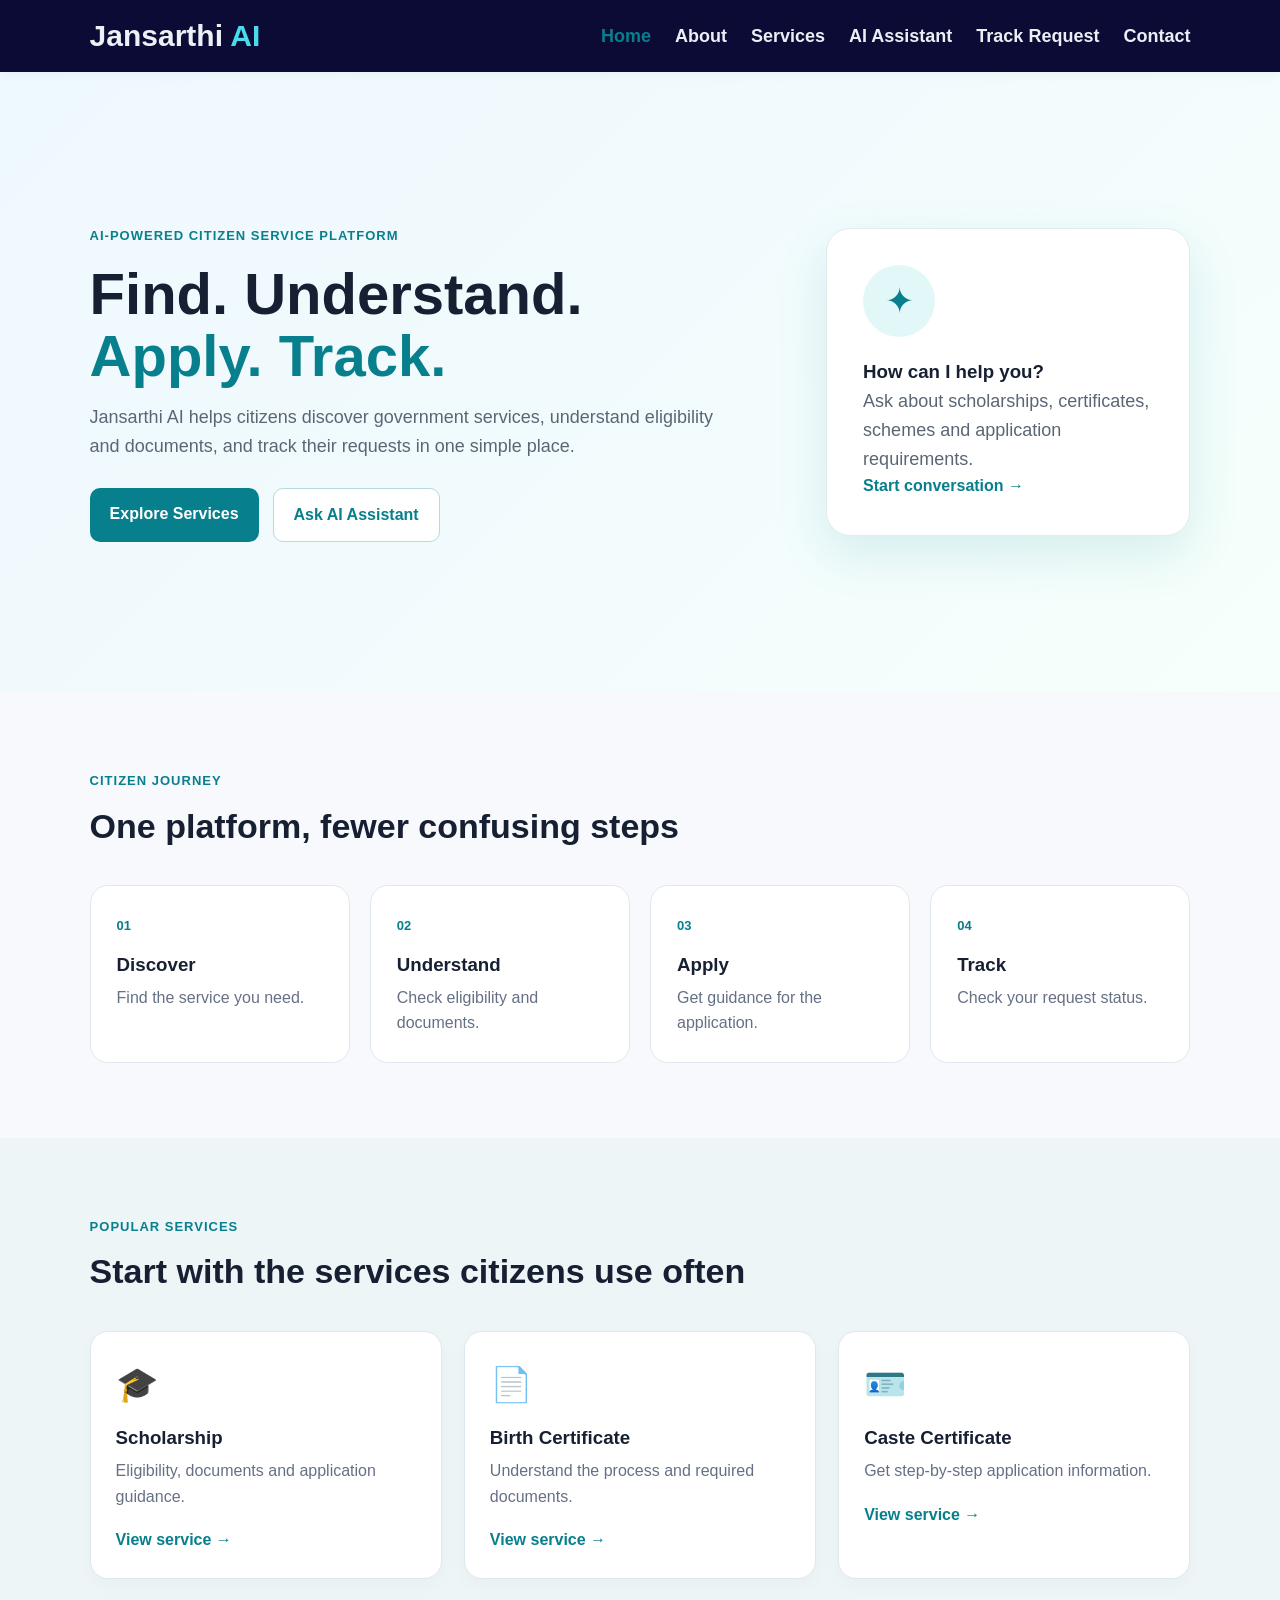
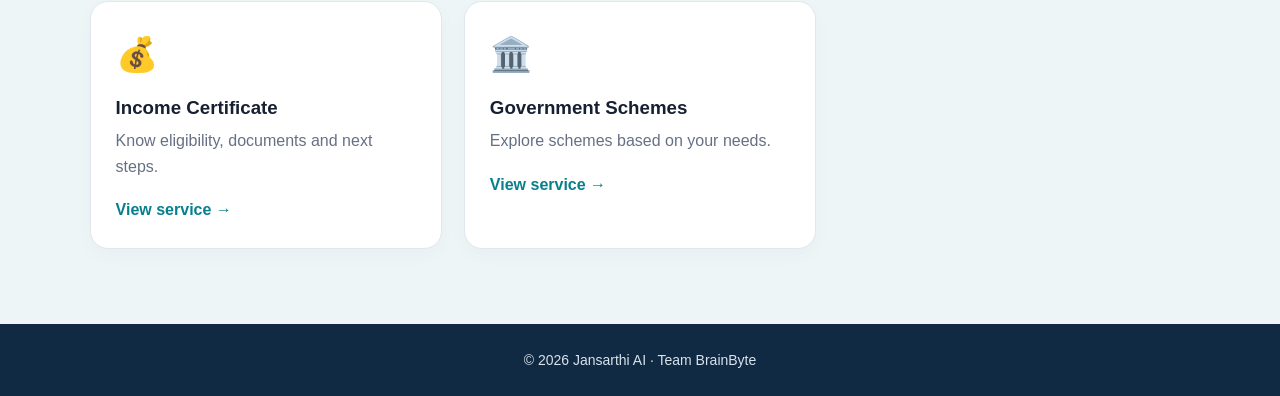
<file: index.html>
<!DOCTYPE html>
<html lang="en">

<head>
    <meta charset="UTF-8">
    <meta name="viewport" content="width=device-width, initial-scale=1.0">
    <title>Jansarthi AI | Citizen Service Assistant</title>
    <link rel="stylesheet" href="style.css">
</head>

<body>
    <header class="navbar">
        <a class="logo" href="index.html">Jansarthi <span>AI</span></a>
        <button class="menu-btn" onclick="toggleMenu()">☰</button>
        <nav id="navMenu">
            <a class="active" href="index.html">Home</a>
            <a href="about.html">About</a>
            <a href="services.html">Services</a>
            <a href="assistant.html">AI Assistant</a>
            <a href="track.html">Track Request</a>
            <a href="contact.html">Contact</a>
        </nav>
    </header>

    <main>
        <section class="hero">
            <div class="hero-content">
                <span class="badge">AI-powered citizen service platform</span>
                <h1>Find. Understand. <span>Apply. Track.</span></h1>
                <p>Jansarthi AI helps citizens discover government services, understand eligibility and documents, and
                    track their requests in one simple place.</p>
                <div class="hero-buttons">
                    <a class="btn primary" href="services.html">Explore Services</a>
                    <a class="btn secondary" href="assistant.html">Ask AI Assistant</a>
                </div>
            </div>
            <div class="hero-card">
                <div class="ai-orb">✦</div>
                <h3>How can I help you?</h3>
                <p>Ask about scholarships, certificates, schemes and application requirements.</p>
                <a href="assistant.html" class="mini-link">Start conversation →</a>
            </div>
        </section>

        <section class="section">
            <div class="section-title">
                <span class="eyebrow">Citizen Journey</span>
                <h2>One platform, fewer confusing steps</h2>
            </div>
            <div class="steps">
                <div class="step"><b>01</b>
                    <h3>Discover</h3>
                    <p>Find the service you need.</p>
                </div>
                <div class="step"><b>02</b>
                    <h3>Understand</h3>
                    <p>Check eligibility and documents.</p>
                </div>
                <div class="step"><b>03</b>
                    <h3>Apply</h3>
                    <p>Get guidance for the application.</p>
                </div>
                <div class="step"><b>04</b>
                    <h3>Track</h3>
                    <p>Check your request status.</p>
                </div>
            </div>
        </section>

        <section class="section soft">
            <div class="section-title">
                <span class="eyebrow">Popular Services</span>
                <h2>Start with the services citizens use often</h2>
            </div>
            <div class="card-grid">
                <a class="service-card" href="scholarship.html">
                    <div class="icon">🎓</div>
                    <h3>Scholarship</h3>
                    <p>Eligibility, documents and application guidance.</p><span>View service →</span>
                </a>
                <a class="service-card" href="birth-certificate.html">
                    <div class="icon">📄</div>
                    <h3>Birth Certificate</h3>
                    <p>Understand the process and required documents.</p><span>View service →</span>
                </a>
                <a class="service-card" href="caste-certificate.html">
                    <div class="icon">🪪</div>
                    <h3>Caste Certificate</h3>
                    <p>Get step-by-step application information.</p><span>View service →</span>
                </a>
                <a class="service-card" href="income-certificate.html">
                    <div class="icon">💰</div>
                    <h3>Income Certificate</h3>
                    <p>Know eligibility, documents and next steps.</p><span>View service →</span>
                </a>
                <a class="service-card" href="schemes.html">
                    <div class="icon">🏛️</div>
                    <h3>Government Schemes</h3>
                    <p>Explore schemes based on your needs.</p><span>View service →</span>
                </a>
            </div>
        </section>
    </main>

    <footer>
        <p>© 2026 Jansarthi AI · Team BrainByte</p>
    </footer>
    <script src="script.js"></script>
</body>

</html>
</file>
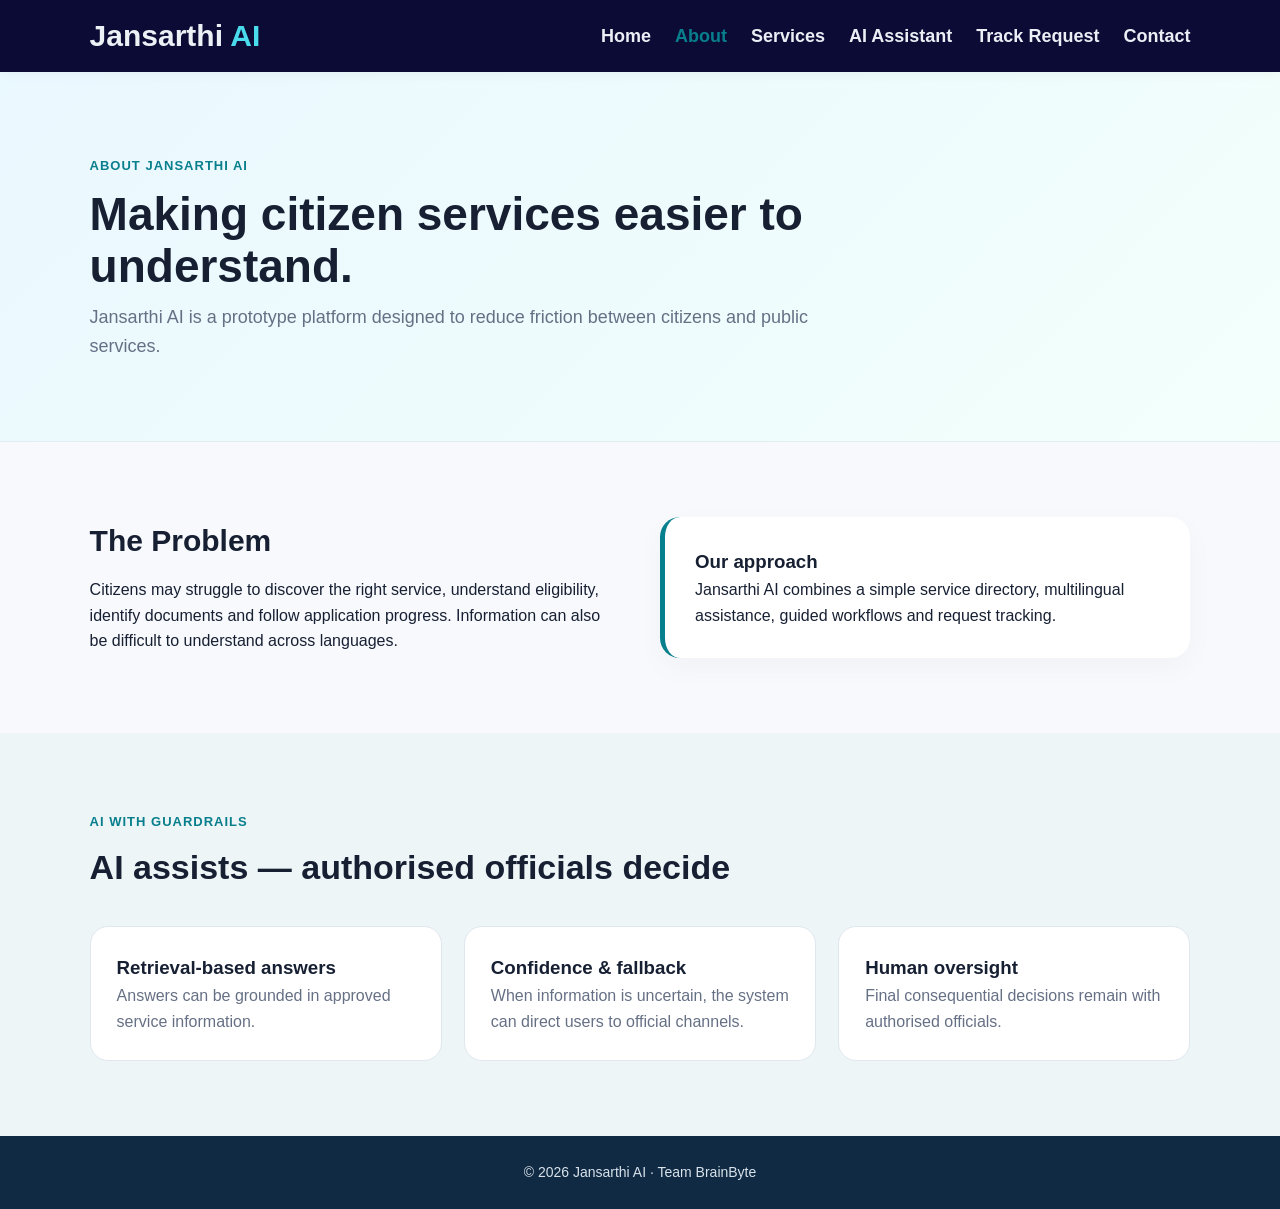
<file: about.html>
<!DOCTYPE html>
<html lang="en">

<head>
    <meta charset="UTF-8">
    <meta name="viewport" content="width=device-width,initial-scale=1.0">
    <title>About | Jansarthi AI</title>
    <link rel="stylesheet" href="style.css">
</head>

<body>
    <header class="navbar"><a class="logo" href="index.html">Jansarthi <span>AI</span></a><button class="menu-btn"
            onclick="toggleMenu()">☰</button>
        <nav id="navMenu"><a href="index.html">Home</a><a class="active" href="about.html">About</a><a
                href="services.html">Services</a><a href="assistant.html">AI Assistant</a><a href="track.html">Track
                Request</a><a href="contact.html">Contact</a></nav>
    </header>
    <section class="page-hero"><span class="eyebrow">About Jansarthi AI</span>
        <h1>Making citizen services easier to understand.</h1>
        <p>Jansarthi AI is a prototype platform designed to reduce friction between citizens and public services.</p>
    </section>
    <section class="section two-col">
        <div>
            <h2>The Problem</h2>
            <p>Citizens may struggle to discover the right service, understand eligibility, identify documents and
                follow application progress. Information can also be difficult to understand across languages.</p>
        </div>
        <div class="highlight">
            <h3>Our approach</h3>
            <p>Jansarthi AI combines a simple service directory, multilingual assistance, guided workflows and request
                tracking.</p>
        </div>
    </section>
    <section class="section soft">
        <div class="section-title"><span class="eyebrow">AI with guardrails</span>
            <h2>AI assists — authorised officials decide</h2>
        </div>
        <div class="card-grid three">
            <div class="info-card">
                <h3>Retrieval-based answers</h3>
                <p>Answers can be grounded in approved service information.</p>
            </div>
            <div class="info-card">
                <h3>Confidence & fallback</h3>
                <p>When information is uncertain, the system can direct users to official channels.</p>
            </div>
            <div class="info-card">
                <h3>Human oversight</h3>
                <p>Final consequential decisions remain with authorised officials.</p>
            </div>
        </div>
    </section>
    <footer>
        <p>© 2026 Jansarthi AI · Team BrainByte</p>
    </footer>
    <script src="script.js"></script>
</body>

</html>
</file>
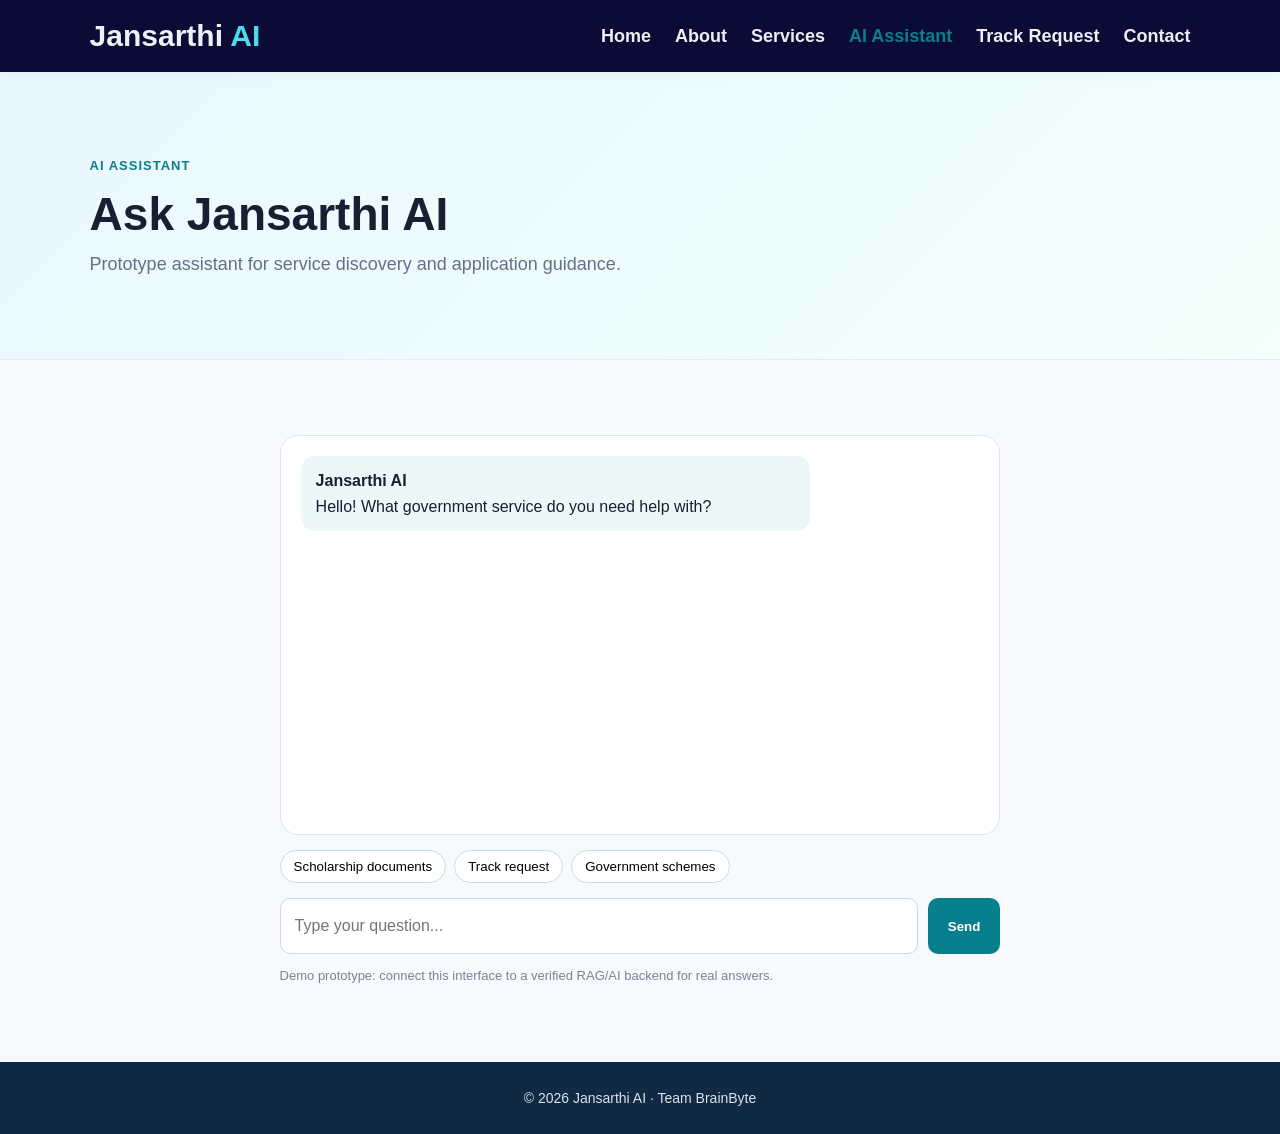
<file: assistant.html>
<!DOCTYPE html>
<html lang="en">

<head>
    <meta charset="UTF-8">
    <meta name="viewport" content="width=device-width,initial-scale=1.0">
    <title>AI Assistant | Jansarthi AI</title>
    <link rel="stylesheet" href="style.css">
</head>

<body>
    <header class="navbar"><a class="logo" href="index.html">Jansarthi <span>AI</span></a><button class="menu-btn"
            onclick="toggleMenu()">☰</button>
        <nav id="navMenu"><a href="index.html">Home</a><a href="about.html">About</a><a
                href="services.html">Services</a><a class="active" href="assistant.html">AI Assistant</a><a
                href="track.html">Track Request</a><a href="contact.html">Contact</a></nav>
    </header>
    <section class="page-hero"><span class="eyebrow">AI Assistant</span>
        <h1>Ask Jansarthi AI</h1>
        <p>Prototype assistant for service discovery and application guidance.</p>
    </section>
    <section class="section chat-wrap">
        <div class="chat-box" id="chatBox">
            <div class="message bot"><b>Jansarthi AI</b><br>Hello! What government service do you need help with?</div>
        </div>
        <div class="suggestions"><button onclick="askQuestion('What documents are needed for scholarship?')">Scholarship
                documents</button><button onclick="askQuestion('How can I track my request?')">Track
                request</button><button onclick="askQuestion('Tell me about government schemes')">Government
                schemes</button></div>
        <div class="chat-input"><input id="userInput" placeholder="Type your question..."
                onkeydown="if(event.key==='Enter')sendMessage()"><button class="btn primary"
                onclick="sendMessage()">Send</button></div>
        <p class="small-note">Demo prototype: connect this interface to a verified RAG/AI backend for real answers.</p>
    </section>
    <footer>
        <p>© 2026 Jansarthi AI · Team BrainByte</p>
    </footer>
    <script src="script.js"></script>
</body>

</html>
</file>
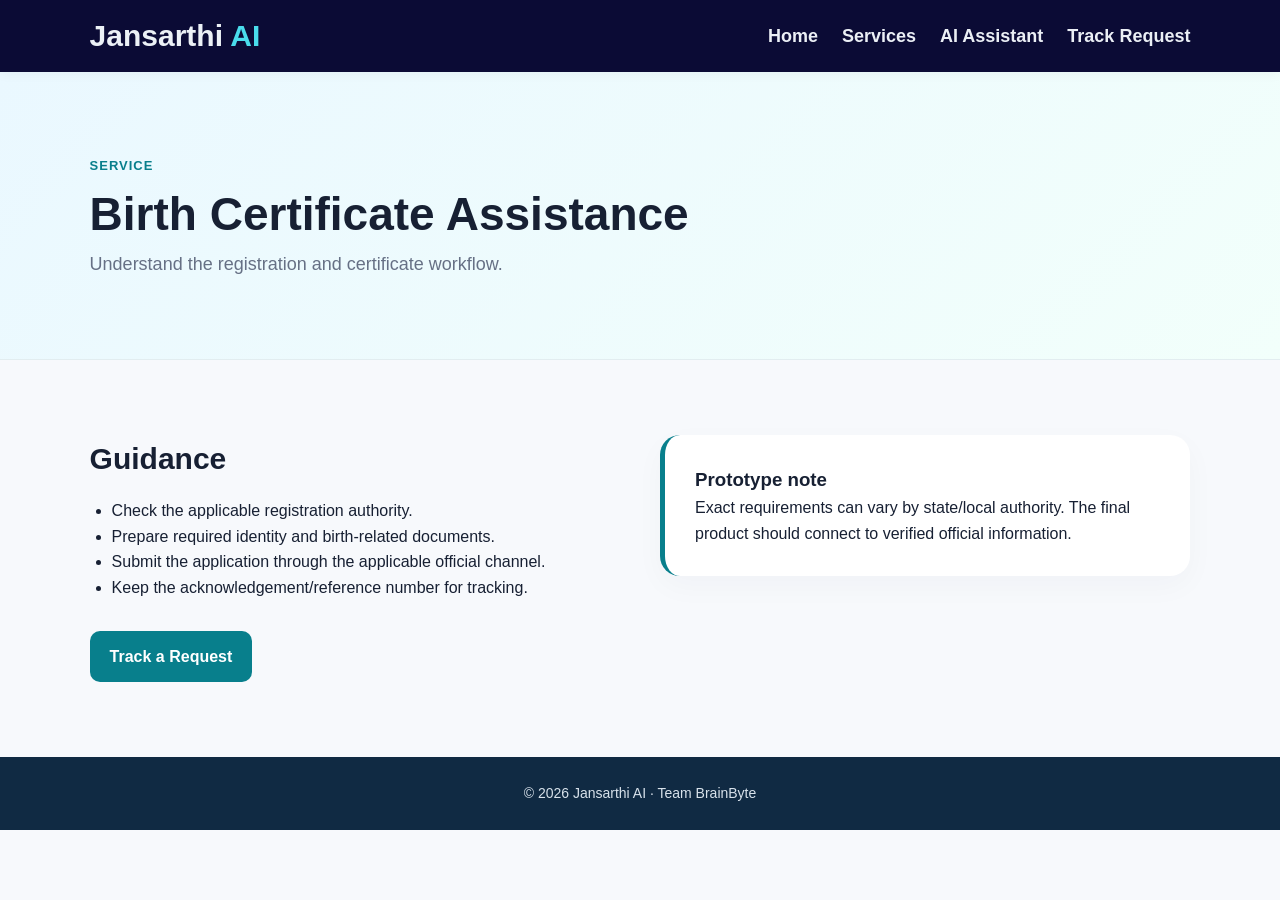
<file: birth-certificate.html>
<!DOCTYPE html>
<html lang="en">

<head>
    <meta charset="UTF-8">
    <meta name="viewport" content="width=device-width,initial-scale=1.0">
    <title>Birth Certificate | Jansarthi AI</title>
    <link rel="stylesheet" href="style.css">
</head>

<body>
    <header class="navbar"><a class="logo" href="index.html">Jansarthi <span>AI</span></a>
        <nav><a href="index.html">Home</a><a href="services.html">Services</a><a href="assistant.html">AI
                Assistant</a><a href="track.html">Track Request</a></nav>
    </header>
    <section class="page-hero"><span class="eyebrow">Service</span>
        <h1>Birth Certificate Assistance</h1>
        <p>Understand the registration and certificate workflow.</p>
    </section>
    <section class="section service-detail">
        <div class="detail-main">
            <h2>Guidance</h2>
            <ul>
                <li>Check the applicable registration authority.</li>
                <li>Prepare required identity and birth-related documents.</li>
                <li>Submit the application through the applicable official channel.</li>
                <li>Keep the acknowledgement/reference number for tracking.</li>
            </ul><a class="btn primary" href="track.html">Track a Request</a>
        </div>
        <aside class="side-box">
            <h3>Prototype note</h3>
            <p>Exact requirements can vary by state/local authority. The final product should connect to verified
                official information.</p>
        </aside>
    </section>
    <footer>
        <p>© 2026 Jansarthi AI · Team BrainByte</p>
    </footer>
    <script src="script.js"></script>
</body>

</html>
</file>
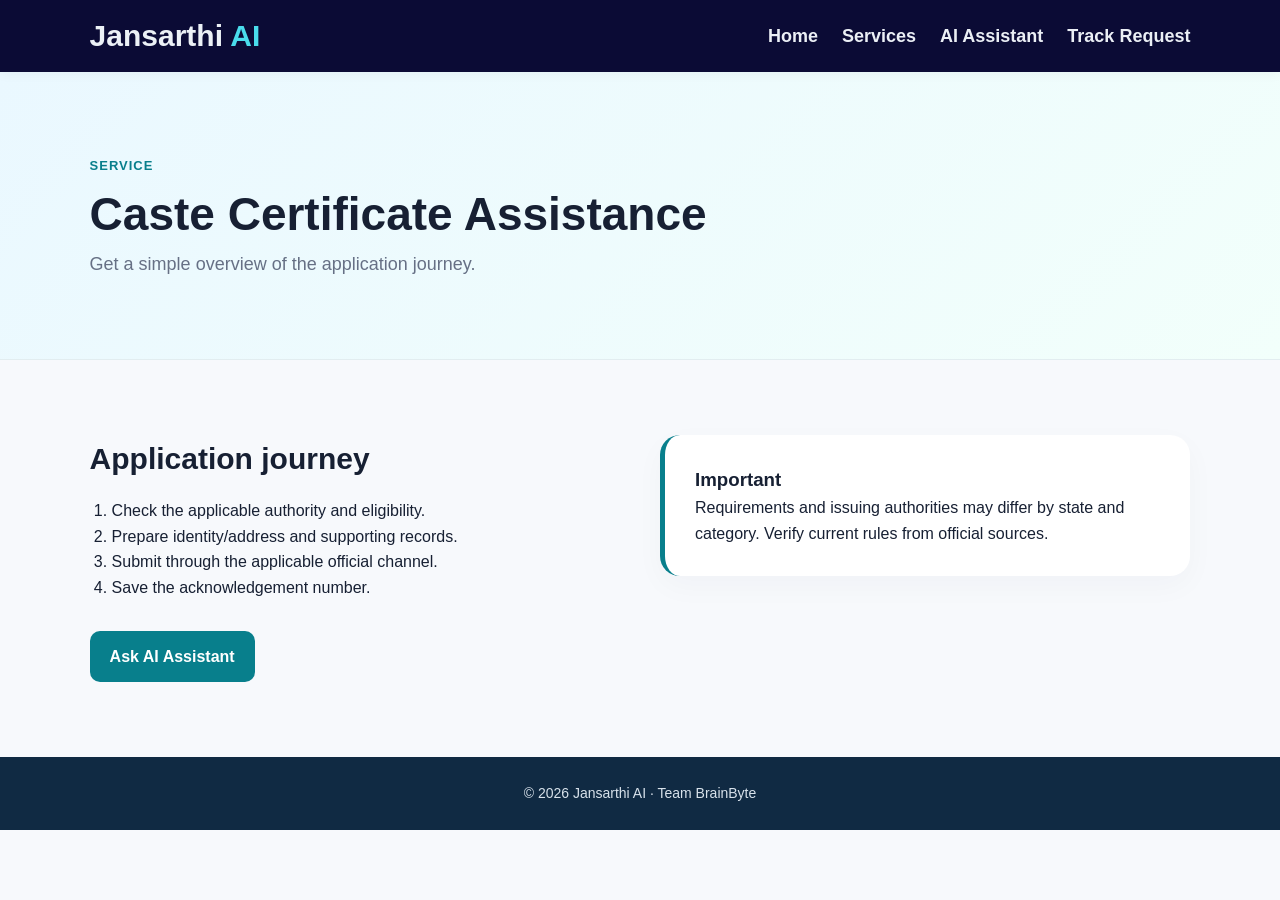
<file: caste-certificate.html>
<!DOCTYPE html>
<html lang="en">

<head>
    <meta charset="UTF-8">
    <meta name="viewport" content="width=device-width,initial-scale=1.0">
    <title>Caste Certificate | Jansarthi AI</title>
    <link rel="stylesheet" href="style.css">
</head>

<body>
    <header class="navbar"><a class="logo" href="index.html">Jansarthi <span>AI</span></a>
        <nav><a href="index.html">Home</a><a href="services.html">Services</a><a href="assistant.html">AI
                Assistant</a><a href="track.html">Track Request</a></nav>
    </header>
    <section class="page-hero"><span class="eyebrow">Service</span>
        <h1>Caste Certificate Assistance</h1>
        <p>Get a simple overview of the application journey.</p>
    </section>
    <section class="section service-detail">
        <div class="detail-main">
            <h2>Application journey</h2>
            <ol>
                <li>Check the applicable authority and eligibility.</li>
                <li>Prepare identity/address and supporting records.</li>
                <li>Submit through the applicable official channel.</li>
                <li>Save the acknowledgement number.</li>
            </ol><a class="btn primary" href="assistant.html">Ask AI Assistant</a>
        </div>
        <aside class="side-box">
            <h3>Important</h3>
            <p>Requirements and issuing authorities may differ by state and category. Verify current rules from official
                sources.</p>
        </aside>
    </section>
    <footer>
        <p>© 2026 Jansarthi AI · Team BrainByte</p>
    </footer>
    <script src="script.js"></script>
</body>

</html>
</file>
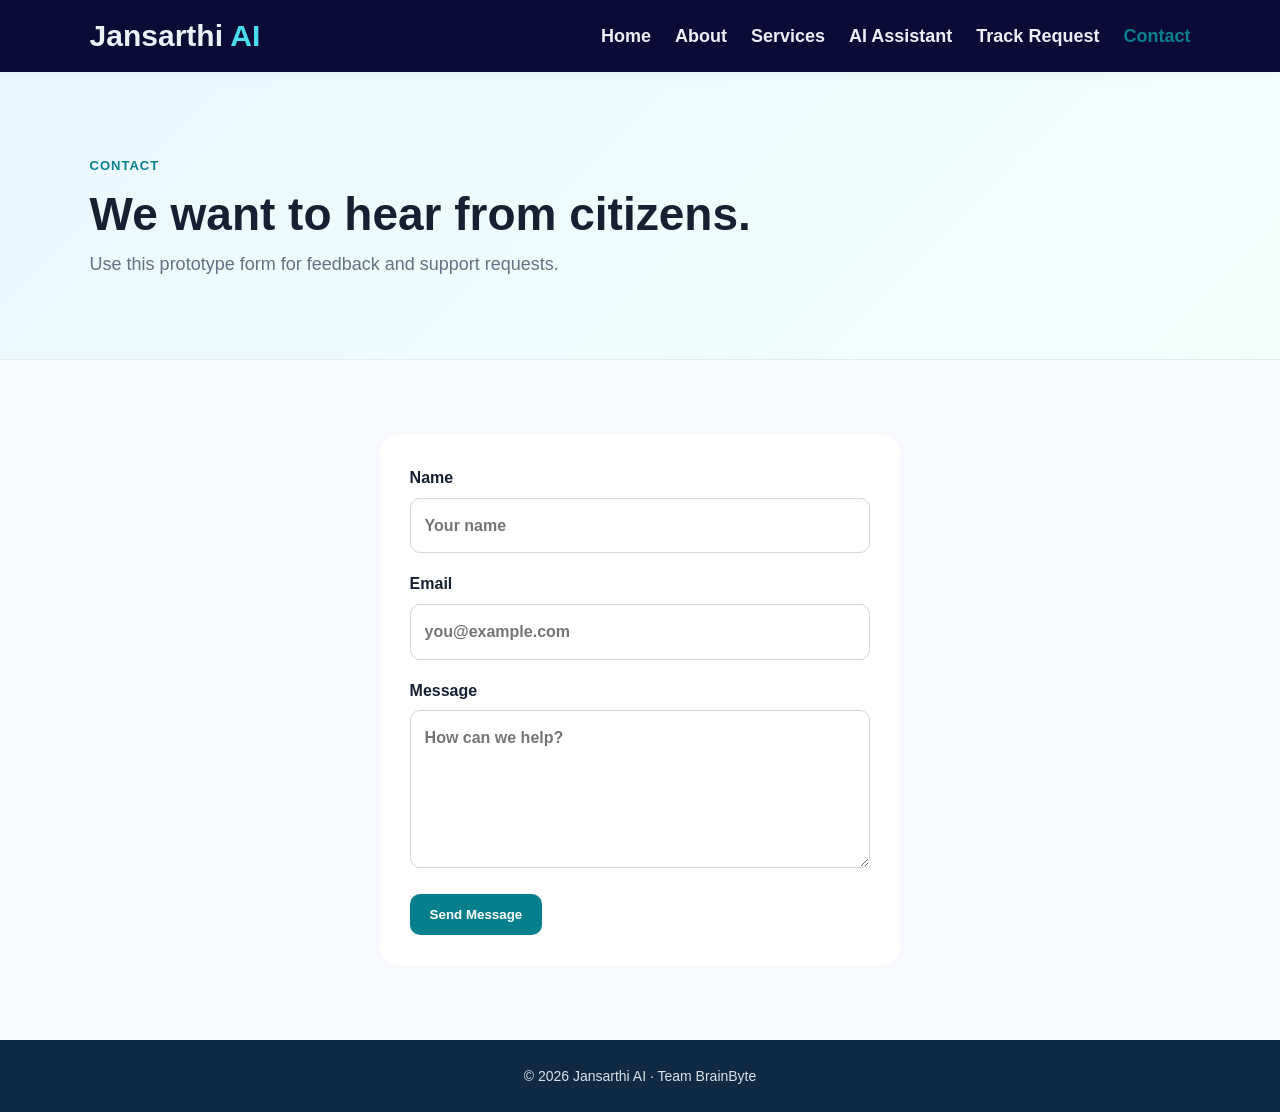
<file: contact.html>
<!DOCTYPE html>
<html lang="en">

<head>
    <meta charset="UTF-8">
    <meta name="viewport" content="width=device-width,initial-scale=1.0">
    <title>Contact | Jansarthi AI</title>
    <link rel="stylesheet" href="style.css">
</head>

<body>
    <header class="navbar"><a class="logo" href="index.html">Jansarthi <span>AI</span></a><button class="menu-btn"
            onclick="toggleMenu()">☰</button>
        <nav id="navMenu"><a href="index.html">Home</a><a href="about.html">About</a><a
                href="services.html">Services</a><a href="assistant.html">AI Assistant</a><a href="track.html">Track
                Request</a><a class="active" href="contact.html">Contact</a></nav>
    </header>
    <section class="page-hero"><span class="eyebrow">Contact</span>
        <h1>We want to hear from citizens.</h1>
        <p>Use this prototype form for feedback and support requests.</p>
    </section>
    <section class="section form-section">
        <form onsubmit="submitContact(event)"><label>Name<input required type="text"
                    placeholder="Your name"></label><label>Email<input required type="email"
                    placeholder="you@example.com"></label><label>Message<textarea required rows="5"
                    placeholder="How can we help?"></textarea></label><button class="btn primary" type="submit">Send
                Message</button>
            <p id="contactMsg"></p>
        </form>
    </section>
    <footer>
        <p>© 2026 Jansarthi AI · Team BrainByte</p>
    </footer>
    <script src="script.js"></script>
</body>

</html>
</file>
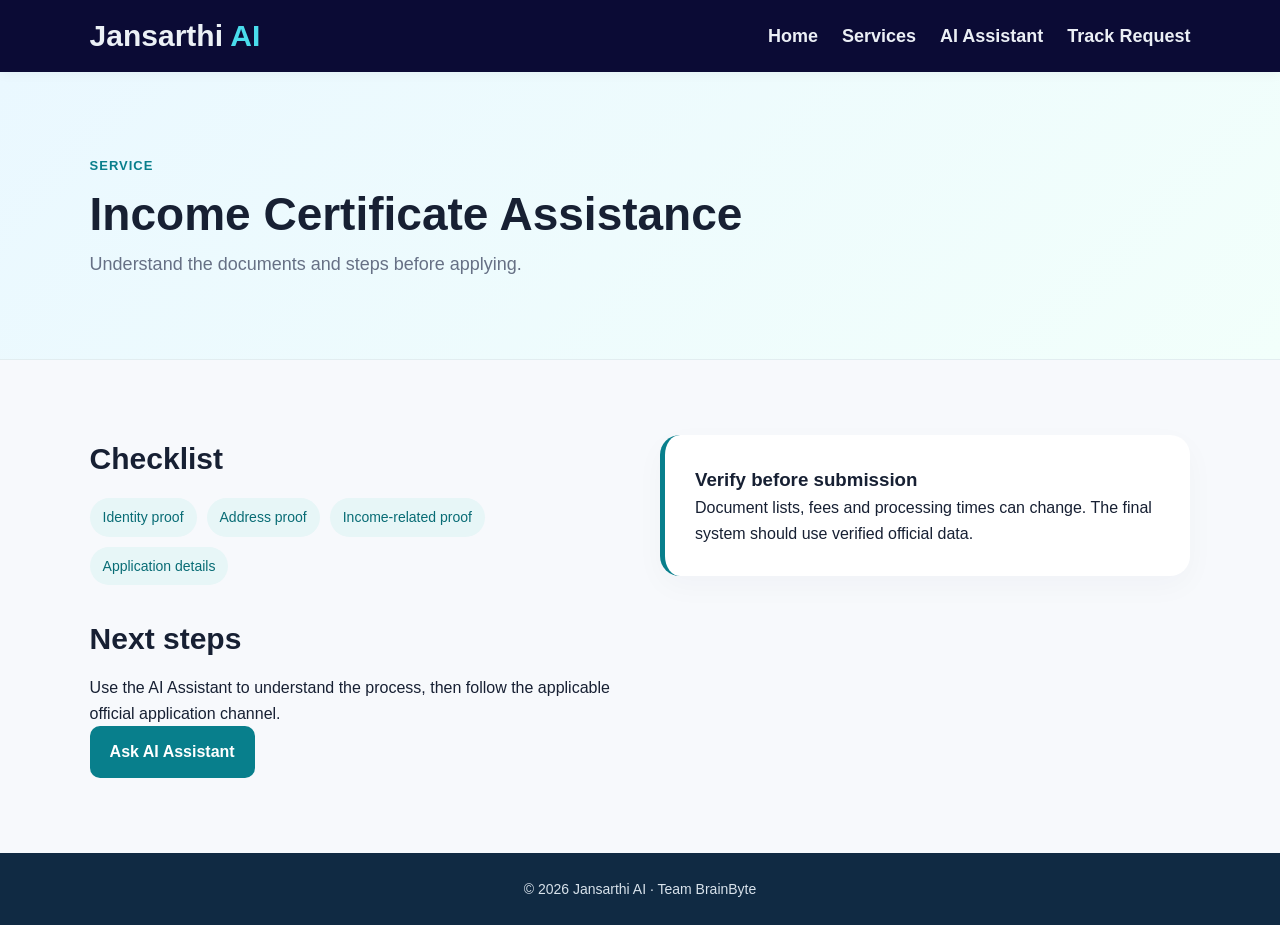
<file: income-certificate.html>
<!DOCTYPE html>
<html lang="en">

<head>
    <meta charset="UTF-8">
    <meta name="viewport" content="width=device-width,initial-scale=1.0">
    <title>Income Certificate | Jansarthi AI</title>
    <link rel="stylesheet" href="style.css">
</head>

<body>
    <header class="navbar"><a class="logo" href="index.html">Jansarthi <span>AI</span></a>
        <nav><a href="index.html">Home</a><a href="services.html">Services</a><a href="assistant.html">AI
                Assistant</a><a href="track.html">Track Request</a></nav>
    </header>
    <section class="page-hero"><span class="eyebrow">Service</span>
        <h1>Income Certificate Assistance</h1>
        <p>Understand the documents and steps before applying.</p>
    </section>
    <section class="section service-detail">
        <div class="detail-main">
            <h2>Checklist</h2>
            <div class="chips"><span>Identity proof</span><span>Address proof</span><span>Income-related
                    proof</span><span>Application details</span></div>
            <h2>Next steps</h2>
            <p>Use the AI Assistant to understand the process, then follow the applicable official application channel.
            </p><a class="btn primary" href="assistant.html">Ask AI Assistant</a>
        </div>
        <aside class="side-box">
            <h3>Verify before submission</h3>
            <p>Document lists, fees and processing times can change. The final system should use verified official data.
            </p>
        </aside>
    </section>
    <footer>
        <p>© 2026 Jansarthi AI · Team BrainByte</p>
    </footer>
    <script src="script.js"></script>
</body>

</html>
</file>
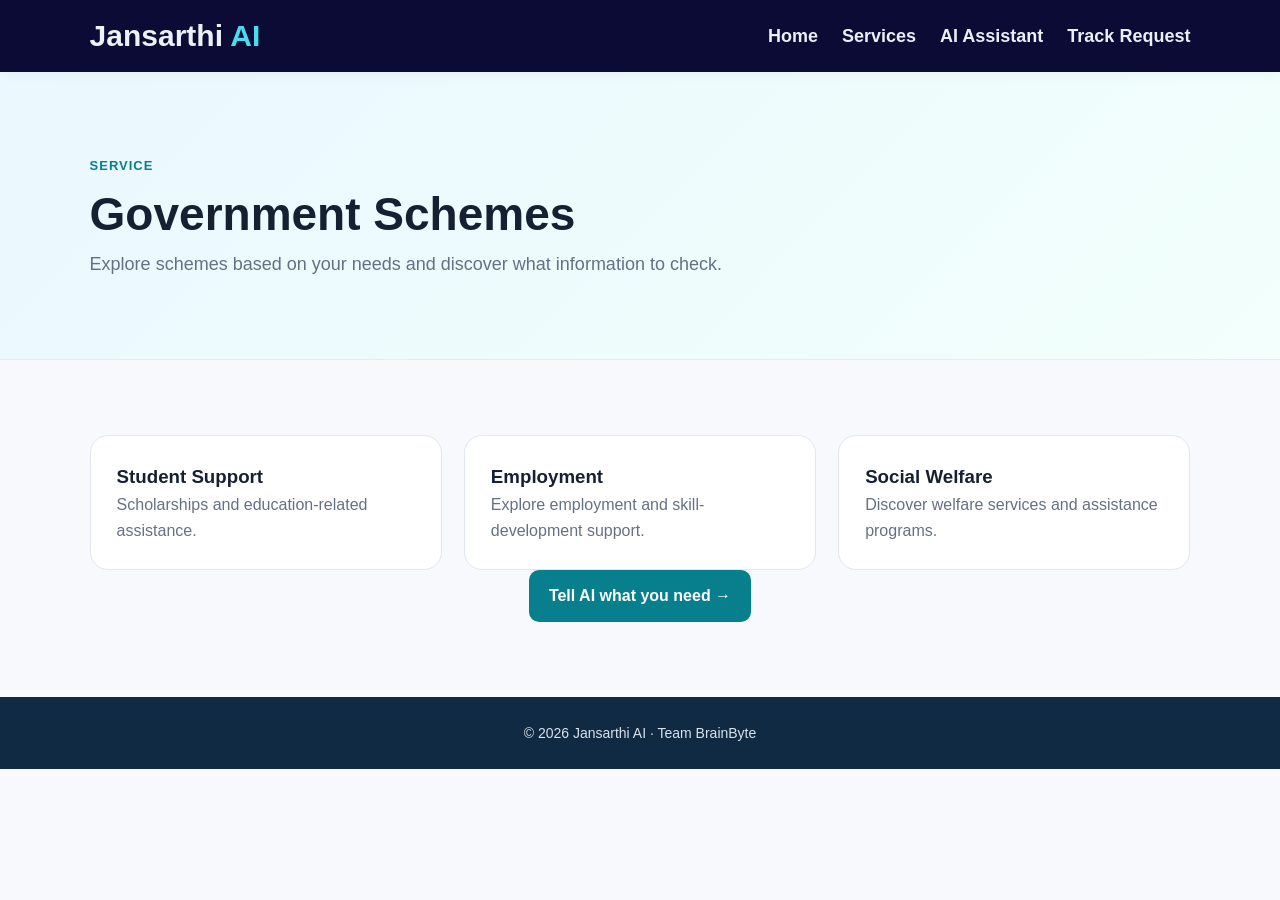
<file: schemes.html>
<!DOCTYPE html>
<html lang="en">

<head>
    <meta charset="UTF-8">
    <meta name="viewport" content="width=device-width,initial-scale=1.0">
    <title>Government Schemes | Jansarthi AI</title>
    <link rel="stylesheet" href="style.css">
</head>

<body>
    <header class="navbar"><a class="logo" href="index.html">Jansarthi <span>AI</span></a>
        <nav><a href="index.html">Home</a><a href="services.html">Services</a><a href="assistant.html">AI
                Assistant</a><a href="track.html">Track Request</a></nav>
    </header>
    <section class="page-hero"><span class="eyebrow">Service</span>
        <h1>Government Schemes</h1>
        <p>Explore schemes based on your needs and discover what information to check.</p>
    </section>
    <section class="section">
        <div class="card-grid three">
            <div class="info-card">
                <h3>Student Support</h3>
                <p>Scholarships and education-related assistance.</p>
            </div>
            <div class="info-card">
                <h3>Employment</h3>
                <p>Explore employment and skill-development support.</p>
            </div>
            <div class="info-card">
                <h3>Social Welfare</h3>
                <p>Discover welfare services and assistance programs.</p>
            </div>
        </div>
        <div class="center"><a class="btn primary" href="assistant.html">Tell AI what you need →</a></div>
    </section>
    <footer>
        <p>© 2026 Jansarthi AI · Team BrainByte</p>
    </footer>
    <script src="script.js"></script>
</body>

</html>
</file>
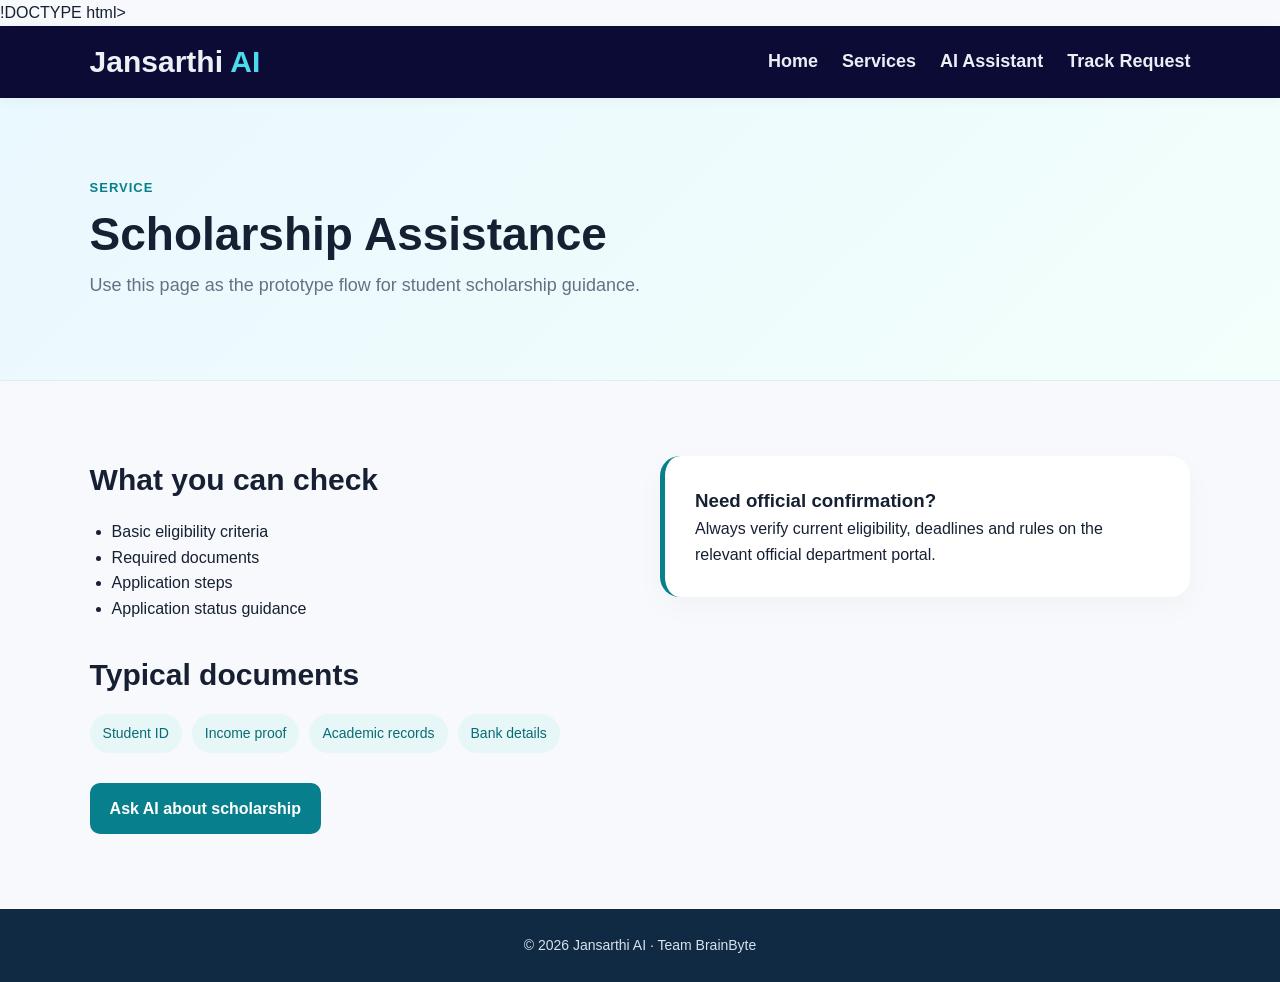
<file: scholarship.html>
!DOCTYPE html>
<html lang="en">

<head>
    <meta charset="UTF-8">
    <meta name="viewport" content="width=device-width,initial-scale=1.0">
    <title>Scholarship | Jansarthi AI</title>
    <link rel="stylesheet" href="style.css">
</head>

<body>
    <header class="navbar"><a class="logo" href="index.html">Jansarthi <span>AI</span></a><button class="menu-btn"
            onclick="toggleMenu()">☰</button>
        <nav id="navMenu"><a href="index.html">Home</a><a href="services.html">Services</a><a href="assistant.html">AI
                Assistant</a><a href="track.html">Track Request</a></nav>
    </header>
    <section class="page-hero"><span class="eyebrow">Service</span>
        <h1>Scholarship Assistance</h1>
        <p>Use this page as the prototype flow for student scholarship guidance.</p>
    </section>
    <section class="section service-detail">
        <div class="detail-main">
            <h2>What you can check</h2>
            <ul>
                <li>Basic eligibility criteria</li>
                <li>Required documents</li>
                <li>Application steps</li>
                <li>Application status guidance</li>
            </ul>
            <h2>Typical documents</h2>
            <div class="chips"><span>Student ID</span><span>Income proof</span><span>Academic records</span><span>Bank
                    details</span></div><a class="btn primary" href="assistant.html">Ask AI about scholarship</a>
        </div>
        <aside class="side-box">
            <h3>Need official confirmation?</h3>
            <p>Always verify current eligibility, deadlines and rules on the relevant official department portal.</p>
        </aside>
    </section>
    <footer>
        <p>© 2026 Jansarthi AI · Team BrainByte</p>
    </footer>
    <script src="script.js"></script>
</body>

</html>
</file>
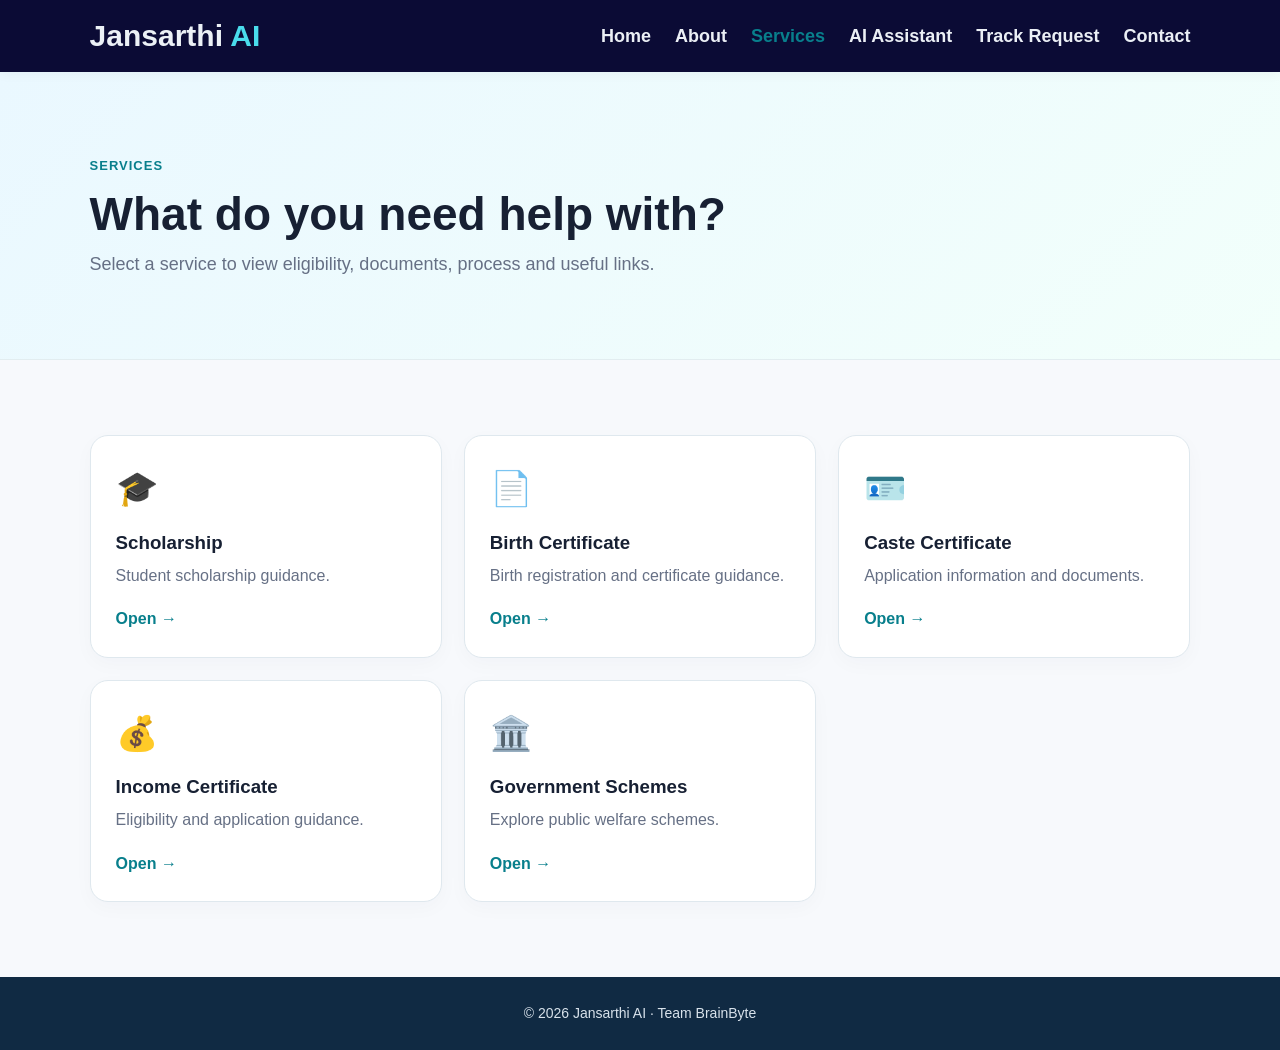
<file: services.html>
<!DOCTYPE html>
<html lang="en">

<head>
    <meta charset="UTF-8">
    <meta name="viewport" content="width=device-width,initial-scale=1.0">
    <title>Services | Jansarthi AI</title>
    <link rel="stylesheet" href="style.css">
</head>

<body>
    <header class="navbar"><a class="logo" href="index.html">Jansarthi <span>AI</span></a><button class="menu-btn"
            onclick="toggleMenu()">☰</button>
        <nav id="navMenu"><a href="index.html">Home</a><a href="about.html">About</a><a class="active"
                href="services.html">Services</a><a href="assistant.html">AI Assistant</a><a href="track.html">Track
                Request</a><a href="contact.html">Contact</a></nav>
    </header>
    <section class="page-hero"><span class="eyebrow">Services</span>
        <h1>What do you need help with?</h1>
        <p>Select a service to view eligibility, documents, process and useful links.</p>
    </section>
    <section class="section">
        <div class="card-grid">
            <a class="service-card" href="scholarship.html">
                <div class="icon">🎓</div>
                <h3>Scholarship</h3>
                <p>Student scholarship guidance.</p><span>Open →</span>
            </a>
            <a class="service-card" href="birth-certificate.html">
                <div class="icon">📄</div>
                <h3>Birth Certificate</h3>
                <p>Birth registration and certificate guidance.</p><span>Open →</span>
            </a>
            <a class="service-card" href="caste-certificate.html">
                <div class="icon">🪪</div>
                <h3>Caste Certificate</h3>
                <p>Application information and documents.</p><span>Open →</span>
            </a>
            <a class="service-card" href="income-certificate.html">
                <div class="icon">💰</div>
                <h3>Income Certificate</h3>
                <p>Eligibility and application guidance.</p><span>Open →</span>
            </a>
            <a class="service-card" href="schemes.html">
                <div class="icon">🏛️</div>
                <h3>Government Schemes</h3>
                <p>Explore public welfare schemes.</p><span>Open →</span>
            </a>
        </div>
    </section>
    <footer>
        <p>© 2026 Jansarthi AI · Team BrainByte</p>
    </footer>
    <script src="script.js"></script>
</body>

</html>
</file>
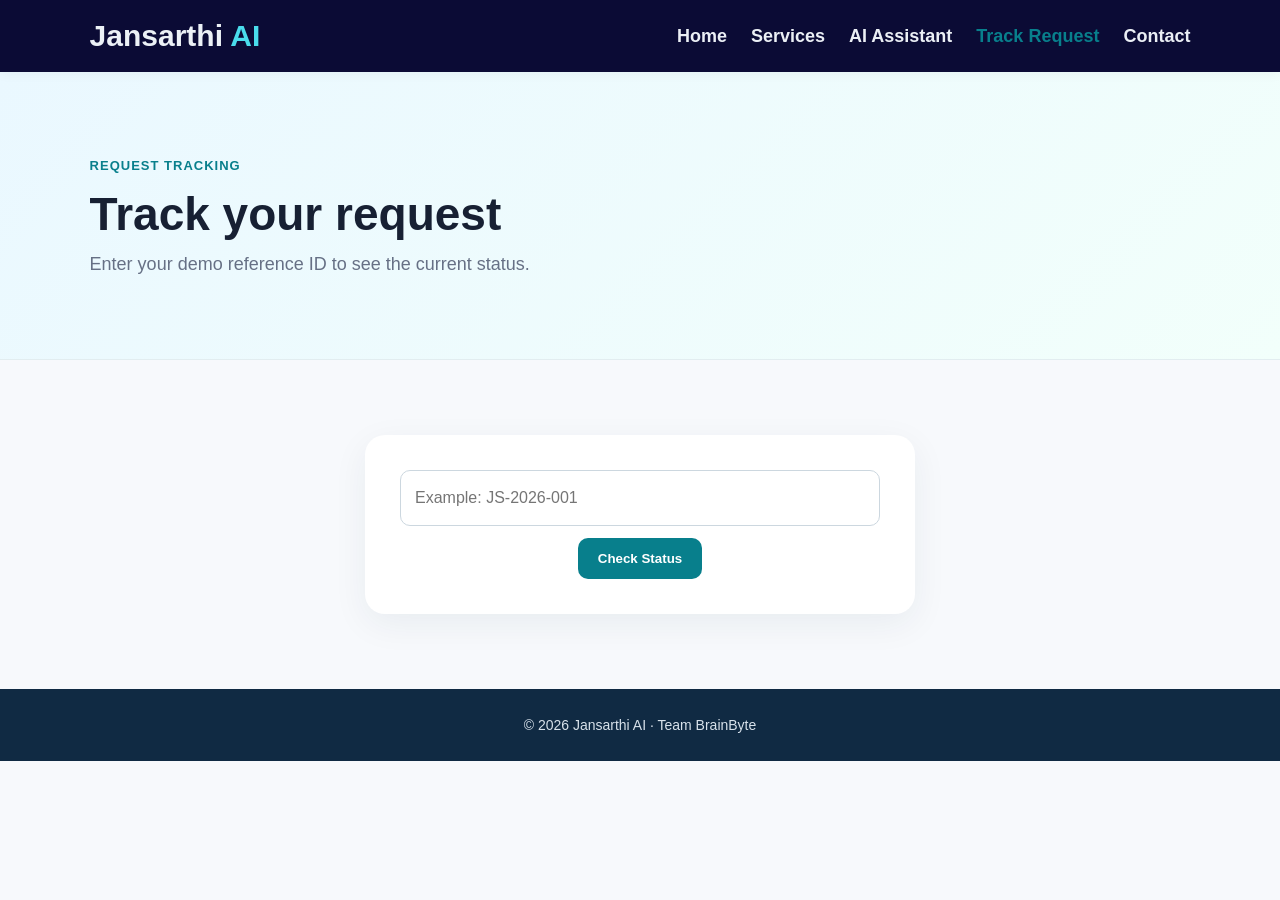
<file: track.html>
<!DOCTYPE html>
<html lang="en">

<head>
    <meta charset="UTF-8">
    <meta name="viewport" content="width=device-width,initial-scale=1.0">
    <title>Track Request | Jansarthi AI</title>
    <link rel="stylesheet" href="style.css">
</head>

<body>
    <header class="navbar"><a class="logo" href="index.html">Jansarthi <span>AI</span></a><button class="menu-btn"
            onclick="toggleMenu()">☰</button>
        <nav id="navMenu"><a href="index.html">Home</a><a href="services.html">Services</a><a href="assistant.html">AI
                Assistant</a><a class="active" href="track.html">Track Request</a><a href="contact.html">Contact</a>
        </nav>
    </header>
    <section class="page-hero"><span class="eyebrow">Request Tracking</span>
        <h1>Track your request</h1>
        <p>Enter your demo reference ID to see the current status.</p>
    </section>
    <section class="section center">
        <div class="track-card"><input id="trackId" placeholder="Example: JS-2026-001"><button class="btn primary"
                onclick="trackRequest()">Check Status</button>
            <div id="trackResult"></div>
        </div>
    </section>
    <footer>
        <p>© 2026 Jansarthi AI · Team BrainByte</p>
    </footer>
    <script src="script.js"></script>
</body>

</html>
</file>
<file: style.css>
* {
    box-sizing: border-box;
    margin: 0;
    padding: 0
}

body {
    font-family: Arial, Helvetica, sans-serif;
    color: #172033;
    background: #f7f9fc;
    line-height: 1.6
}

a {
    text-decoration: none;
    color: inherit
}

.navbar {
    height: 72px;
    background: rgb(11, 11, 53);
    display: flex;
    align-items: center;
    justify-content: space-between;
    padding: 0 7%;
    box-shadow: 0 2px 12px #0000000b;
    position: sticky;
    top: 0;
    z-index: 10
}

.logo {
    font-size: 30px;
    font-weight: 800;
    color: #ecf1f6
}

.logo span {
    color: #4adcec
}

nav {
    display: flex;
    gap: 24px;
    align-items: center
}

nav a {
    font-size: 18px;
    font-weight: 600;
    color: #ebeff5
}

nav a:hover,
nav a.active {
    color: #087f8c
}

.menu-btn {
    display: none;
    border: 0;
    background: none;
    font-size: 25px
}

.hero {
    min-height: 620px;
    padding: 90px 7%;
    display: grid;
    grid-template-columns: 1.3fr .7fr;
    gap: 60px;
    align-items: center;
    background: linear-gradient(135deg, #eef8ff, #f5fffb)
}

.badge,
.eyebrow {
    display: inline-block;
    color: #087f8c;
    font-weight: 700;
    font-size: 13px;
    text-transform: uppercase;
    letter-spacing: 1px
}

.hero h1 {
    font-size: 58px;
    line-height: 1.08;
    margin: 15px 0
}

.hero h1 span {
    color: #087f8c
}

.hero p {
    max-width: 650px;
    font-size: 18px;
    color: #5b6675
}

.hero-buttons {
    display: flex;
    gap: 14px;
    margin-top: 28px
}

.btn {
    display: inline-block;
    border: 0;
    border-radius: 10px;
    padding: 13px 20px;
    font-weight: 700;
    cursor: pointer
}

.primary {
    background: #087f8c;
    color: white
}

.secondary {
    background: white;
    color: #087f8c;
    border: 1px solid #b8dadd
}

.hero-card {
    background: #fff;
    border-radius: 24px;
    padding: 36px;
    box-shadow: 0 18px 50px #087f8c20;
    border: 1px solid #e1ecee
}

.ai-orb {
    width: 72px;
    height: 72px;
    border-radius: 50%;
    display: grid;
    place-items: center;
    background: #e2f7f8;
    color: #087f8c;
    font-size: 35px;
    margin-bottom: 20px
}

.mini-link,
.service-card span {
    color: #087f8c;
    font-weight: 700
}

.section {
    padding: 75px 7%
}

.soft {
    background: #edf5f7
}

.section-title {
    margin-bottom: 32px
}

.section-title h2 {
    font-size: 34px;
    margin-top: 6px
}

.steps {
    display: grid;
    grid-template-columns: repeat(4, 1fr);
    gap: 20px
}

.step,
.info-card {
    background: #fff;
    border-radius: 18px;
    padding: 26px;
    border: 1px solid #e0e7ee
}

.step b {
    color: #087f8c;
    font-size: 13px
}

.step h3 {
    margin: 12px 0 5px
}

.step p,
.info-card p {
    color: #667085
}

.card-grid {
    display: grid;
    grid-template-columns: repeat(3, 1fr);
    gap: 22px
}

.card-grid.three {
    grid-template-columns: repeat(3, 1fr)
}

.service-card {
    background: #fff;
    border: 1px solid #dfe8ee;
    border-radius: 18px;
    padding: 25px;
    transition: .2s;
    box-shadow: 0 6px 20px #102a4307
}

.service-card:hover {
    transform: translateY(-4px);
    box-shadow: 0 12px 28px #102a4312
}

.service-card h3 {
    margin: 12px 0 5px
}

.service-card p {
    color: #667085;
    margin-bottom: 18px
}

.icon {
    font-size: 34px
}

.page-hero {
    padding: 80px 7%;
    background: linear-gradient(135deg, #eaf8ff, #f2fffb);
    border-bottom: 1px solid #e2edf0
}

.page-hero h1 {
    font-size: 46px;
    max-width: 850px;
    line-height: 1.15;
    margin: 10px 0
}

.page-hero p {
    font-size: 18px;
    color: #667085;
    max-width: 760px
}

.two-col,
.service-detail {
    display: grid;
    grid-template-columns: 1fr 1fr;
    gap: 40px;
    align-items: start
}

.two-col h2,
.service-detail h2 {
    font-size: 30px;
    margin-bottom: 12px
}

.highlight,
.side-box {
    background: #fff;
    padding: 30px;
    border-radius: 20px;
    border-left: 5px solid #087f8c;
    box-shadow: 0 10px 30px #102a4308
}

.service-detail ul,
.service-detail ol {
    padding-left: 22px;
    margin: 15px 0 30px
}

.chips {
    display: flex;
    flex-wrap: wrap;
    gap: 10px;
    margin: 15px 0 30px
}

.chips span {
    background: #e7f6f7;
    color: #086c75;
    border-radius: 30px;
    padding: 8px 13px;
    font-size: 14px
}

.center {
    text-align: center
}

.chat-wrap {
    max-width: 900px;
    margin: auto
}

.chat-box {
    height: 400px;
    background: #fff;
    border: 1px solid #dce5eb;
    border-radius: 18px;
    padding: 20px;
    overflow-y: auto
}

.message {
    max-width: 75%;
    padding: 12px 15px;
    border-radius: 14px;
    margin-bottom: 12px
}

.message.bot {
    background: #eef7f8
}

.message.user {
    background: #087f8c;
    color: white;
    margin-left: auto
}

.suggestions {
    display: flex;
    flex-wrap: wrap;
    gap: 8px;
    margin: 15px 0
}

.suggestions button {
    border: 1px solid #c7dfe2;
    background: white;
    border-radius: 20px;
    padding: 8px 13px;
    cursor: pointer
}

.chat-input {
    display: flex;
    gap: 10px
}

.chat-input input,
.track-card input,
form input,
form textarea {
    width: 100%;
    padding: 14px;
    border: 1px solid #ccd7df;
    border-radius: 10px;
    font: inherit
}

.track-card {
    background: #fff;
    max-width: 550px;
    margin: auto;
    padding: 35px;
    border-radius: 20px;
    box-shadow: 0 10px 35px #102a4310
}

.track-card .btn {
    margin-top: 12px
}

.status {
    margin-top: 22px;
    padding: 20px;
    border-radius: 15px;
    background: #eef8f2;
    text-align: left
}

.form-section {
    max-width: 700px;
    margin: auto
}

form {
    background: #fff;
    padding: 30px;
    border-radius: 20px
}

form label {
    display: block;
    font-weight: 700;
    margin-bottom: 18px
}

form input,
form textarea {
    margin-top: 7px
}

.small-note {
    font-size: 13px;
    color: #7a8491;
    margin-top: 12px
}

footer {
    background: #102a43;
    color: #d8e2eb;
    text-align: center;
    padding: 25px 7%;
    font-size: 14px
}

@media(max-width:850px) {
    nav {
        display: none;
        position: absolute;
        top: 72px;
        left: 0;
        right: 0;
        background: #fff;
        padding: 20px 7%;
        flex-direction: column;
        align-items: flex-start;
        box-shadow: 0 10px 20px #0001
    }

    .menu-btn {
        display: block
    }

    .hero,
    .two-col,
    .service-detail {
        grid-template-columns: 1fr
    }

    .hero h1 {
        font-size: 42px
    }

    .steps,
    .card-grid,
    .card-grid.three {
        grid-template-columns: 1fr 1fr
    }
}

@media(max-width:560px) {

    .steps,
    .card-grid,
    .card-grid.three {
        grid-template-columns: 1fr
    }

    .hero {
        padding-top: 55px
    }

    .hero-buttons {
        flex-direction: column
    }

    .page-hero h1 {
        font-size: 36px
    }
}
</file>
